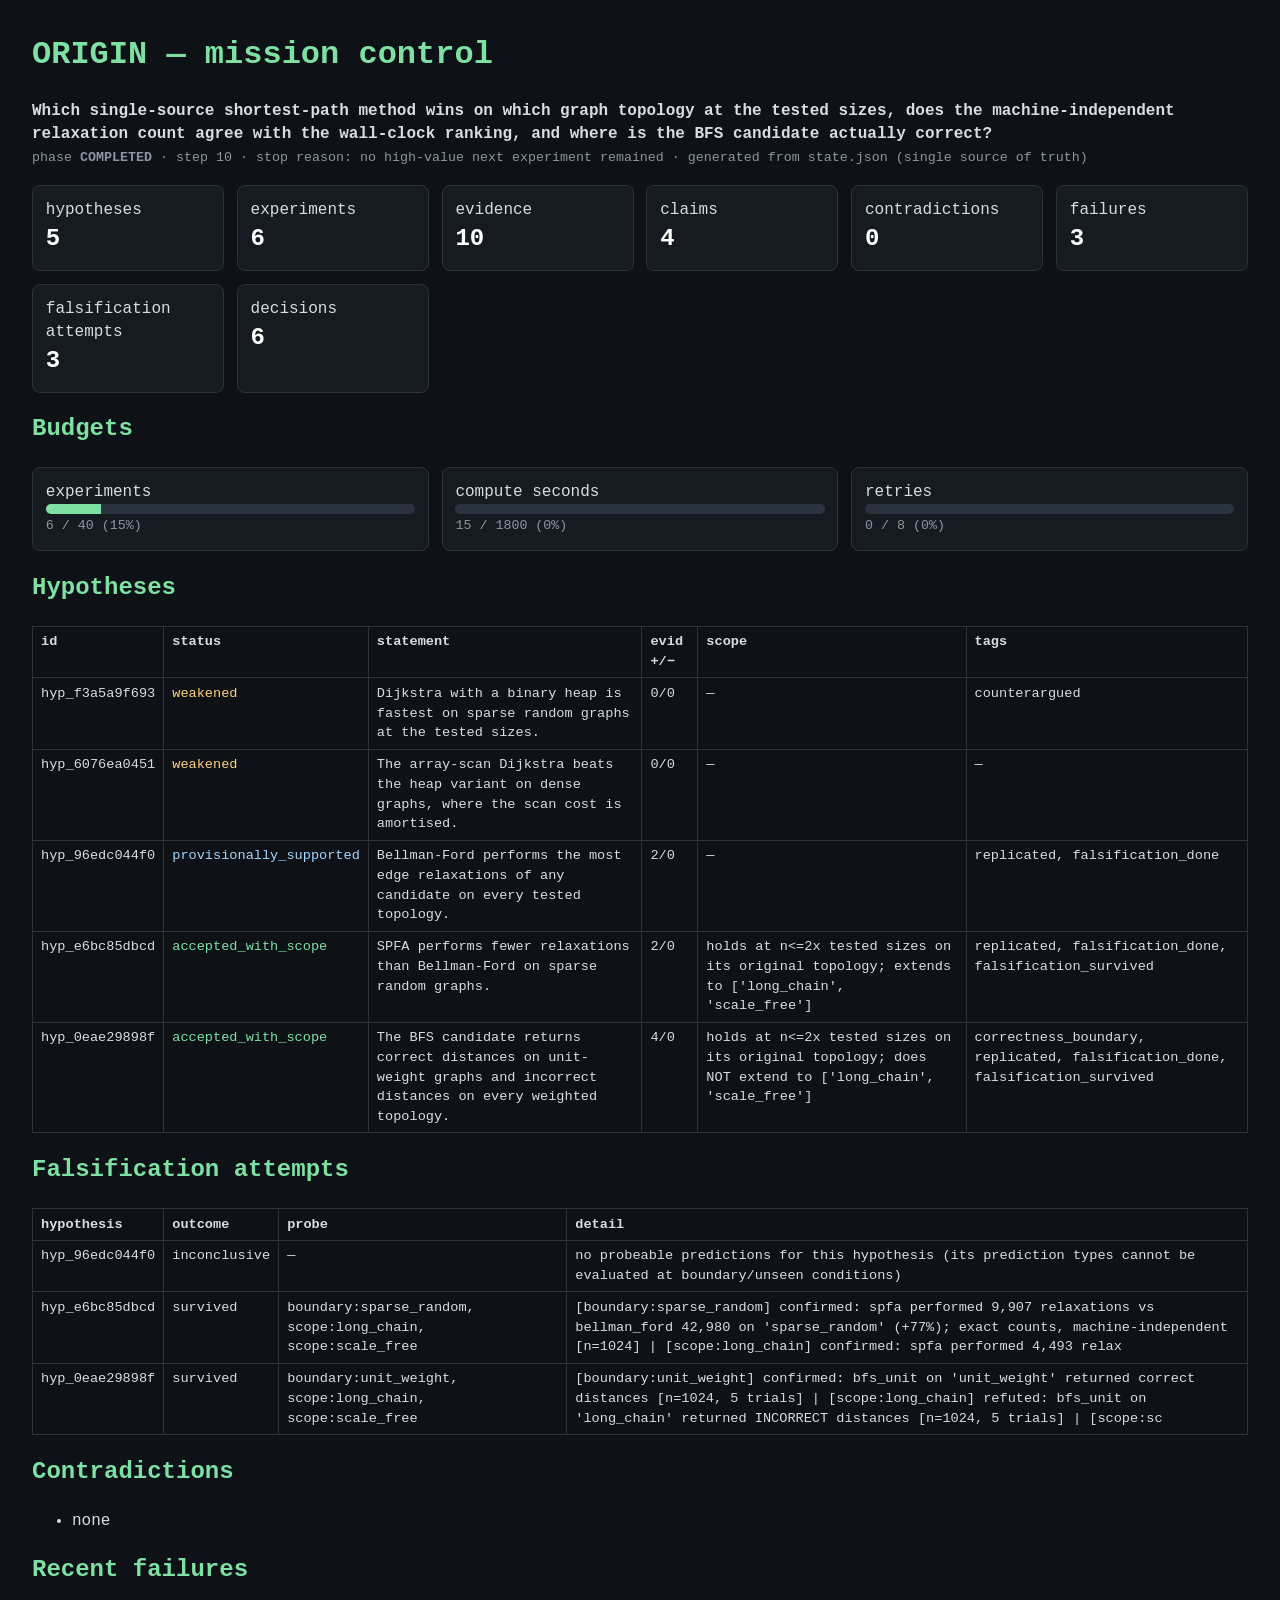
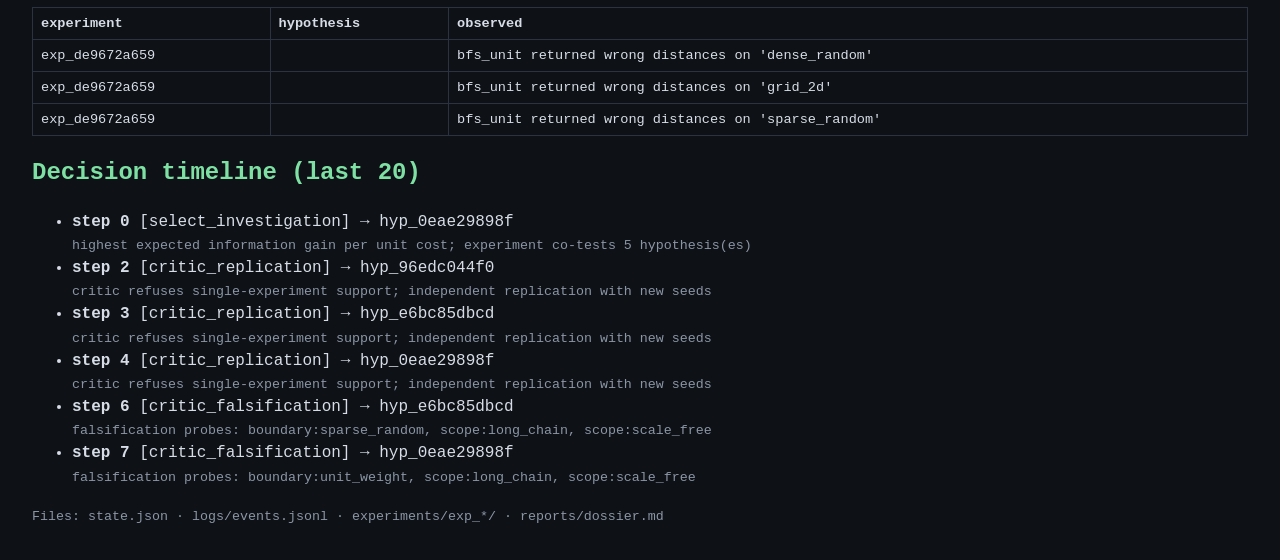
<file: mission_control.html>
<!doctype html><html><head><meta charset='utf-8'>
<title>ORIGIN mission control</title><style>
body{font-family:ui-monospace,Menlo,Consolas,monospace;background:#0e1116;
color:#d7dde6;margin:2rem;line-height:1.45}
h1,h2{color:#7ee0a3;font-weight:600} a{color:#7ab8ff}
.grid{display:grid;grid-template-columns:repeat(auto-fit,minmax(180px,1fr));gap:.8rem}
.card{background:#161b22;border:1px solid #2b3240;border-radius:8px;padding:.8rem}
.card b{font-size:1.5rem;color:#fff}
table{border-collapse:collapse;width:100%;font-size:.85rem}
td,th{border:1px solid #2b3240;padding:.35rem .5rem;text-align:left;vertical-align:top}
.bar{background:#2b3240;height:10px;border-radius:5px;overflow:hidden}
.bar div{background:#7ee0a3;height:100%}
.st.accepted_with_scope{color:#7ee0a3} .st.provisionally_supported{color:#a3d8ff}
.st.rejected{color:#ff8f8f} .st.weakened{color:#ffd27e}
small{color:#8b96a5}</style></head><body>
<h1>ORIGIN — mission control</h1>
<p><b>Which single-source shortest-path method wins on which graph topology at the tested sizes, does the machine-independent relaxation count agree with the wall-clock ranking, and where is the BFS candidate actually correct?</b><br>
<small>phase <b>COMPLETED</b> · step 10 ·
stop reason: no high-value next experiment remained ·
generated from state.json (single source of truth)</small></p>
<div class='grid'>
<div class='card'>hypotheses<br><b>5</b></div>
<div class='card'>experiments<br><b>6</b></div>
<div class='card'>evidence<br><b>10</b></div>
<div class='card'>claims<br><b>4</b></div>
<div class='card'>contradictions<br><b>0</b></div>
<div class='card'>failures<br><b>3</b></div>
<div class='card'>falsification attempts<br><b>3</b></div>
<div class='card'>decisions<br><b>6</b></div>
</div>
<h2>Budgets</h2>
<div class='grid'>
<div class='card'>experiments <div class="bar"><div style="width:15%"></div></div><small>6 / 40 (15%)</small></div>
<div class='card'>compute seconds <div class="bar"><div style="width:0%"></div></div><small>15 / 1800 (0%)</small></div>
<div class='card'>retries <div class="bar"><div style="width:0%"></div></div><small>0 / 8 (0%)</small></div>
</div>
<h2>Hypotheses</h2>
<table><tr><th>id</th><th>status</th><th>statement</th><th>evid +/−</th>
<th>scope</th><th>tags</th></tr><tr><td>hyp_f3a5a9f693</td><td class='st weakened'>weakened</td><td>Dijkstra with a binary heap is fastest on sparse random graphs at the tested sizes.</td><td>0/0</td><td>—</td><td>counterargued</td></tr><tr><td>hyp_6076ea0451</td><td class='st weakened'>weakened</td><td>The array-scan Dijkstra beats the heap variant on dense graphs, where the scan cost is amortised.</td><td>0/0</td><td>—</td><td>—</td></tr><tr><td>hyp_96edc044f0</td><td class='st provisionally_supported'>provisionally_supported</td><td>Bellman-Ford performs the most edge relaxations of any candidate on every tested topology.</td><td>2/0</td><td>—</td><td>replicated, falsification_done</td></tr><tr><td>hyp_e6bc85dbcd</td><td class='st accepted_with_scope'>accepted_with_scope</td><td>SPFA performs fewer relaxations than Bellman-Ford on sparse random graphs.</td><td>2/0</td><td>holds at n&lt;=2x tested sizes on its original topology; extends to [&#x27;long_chain&#x27;, &#x27;scale_free&#x27;]</td><td>replicated, falsification_done, falsification_survived</td></tr><tr><td>hyp_0eae29898f</td><td class='st accepted_with_scope'>accepted_with_scope</td><td>The BFS candidate returns correct distances on unit-weight graphs and incorrect distances on every weighted topology.</td><td>4/0</td><td>holds at n&lt;=2x tested sizes on its original topology; does NOT extend to [&#x27;long_chain&#x27;, &#x27;scale_free&#x27;]</td><td>correctness_boundary, replicated, falsification_done, falsification_survived</td></tr></table>
<h2>Falsification attempts</h2>
<table><tr><th>hypothesis</th><th>outcome</th><th>probe</th><th>detail</th></tr>
<tr><td>hyp_96edc044f0</td><td>inconclusive</td><td>—</td><td>no probeable predictions for this hypothesis (its prediction types cannot be evaluated at boundary/unseen conditions)</td></tr><tr><td>hyp_e6bc85dbcd</td><td>survived</td><td>boundary:sparse_random, scope:long_chain, scope:scale_free</td><td>[boundary:sparse_random] confirmed: spfa performed 9,907 relaxations vs bellman_ford 42,980 on &#x27;sparse_random&#x27; (+77%); exact counts, machine-independent [n=1024] | [scope:long_chain] confirmed: spfa performed 4,493 relax</td></tr><tr><td>hyp_0eae29898f</td><td>survived</td><td>boundary:unit_weight, scope:long_chain, scope:scale_free</td><td>[boundary:unit_weight] confirmed: bfs_unit on &#x27;unit_weight&#x27; returned correct distances [n=1024, 5 trials] | [scope:long_chain] refuted: bfs_unit on &#x27;long_chain&#x27; returned INCORRECT distances [n=1024, 5 trials] | [scope:sc</td></tr></table>
<h2>Contradictions</h2><ul><li>none</li></ul>
<h2>Recent failures</h2>
<table><tr><th>experiment</th><th>hypothesis</th><th>observed</th></tr><tr><td>exp_de9672a659</td><td></td><td>bfs_unit returned wrong distances on &#x27;dense_random&#x27;</td></tr><tr><td>exp_de9672a659</td><td></td><td>bfs_unit returned wrong distances on &#x27;grid_2d&#x27;</td></tr><tr><td>exp_de9672a659</td><td></td><td>bfs_unit returned wrong distances on &#x27;sparse_random&#x27;</td></tr></table>
<h2>Decision timeline (last 20)</h2><ul><li><b>step 0</b> [select_investigation] → hyp_0eae29898f<br><small>highest expected information gain per unit cost; experiment co-tests 5 hypothesis(es)</small></li><li><b>step 2</b> [critic_replication] → hyp_96edc044f0<br><small>critic refuses single-experiment support; independent replication with new seeds</small></li><li><b>step 3</b> [critic_replication] → hyp_e6bc85dbcd<br><small>critic refuses single-experiment support; independent replication with new seeds</small></li><li><b>step 4</b> [critic_replication] → hyp_0eae29898f<br><small>critic refuses single-experiment support; independent replication with new seeds</small></li><li><b>step 6</b> [critic_falsification] → hyp_e6bc85dbcd<br><small>falsification probes: boundary:sparse_random, scope:long_chain, scope:scale_free</small></li><li><b>step 7</b> [critic_falsification] → hyp_0eae29898f<br><small>falsification probes: boundary:unit_weight, scope:long_chain, scope:scale_free</small></li></ul>
<p><small>Files: state.json · logs/events.jsonl · experiments/exp_*/ ·
reports/dossier.md</small></p></body></html>
</file>
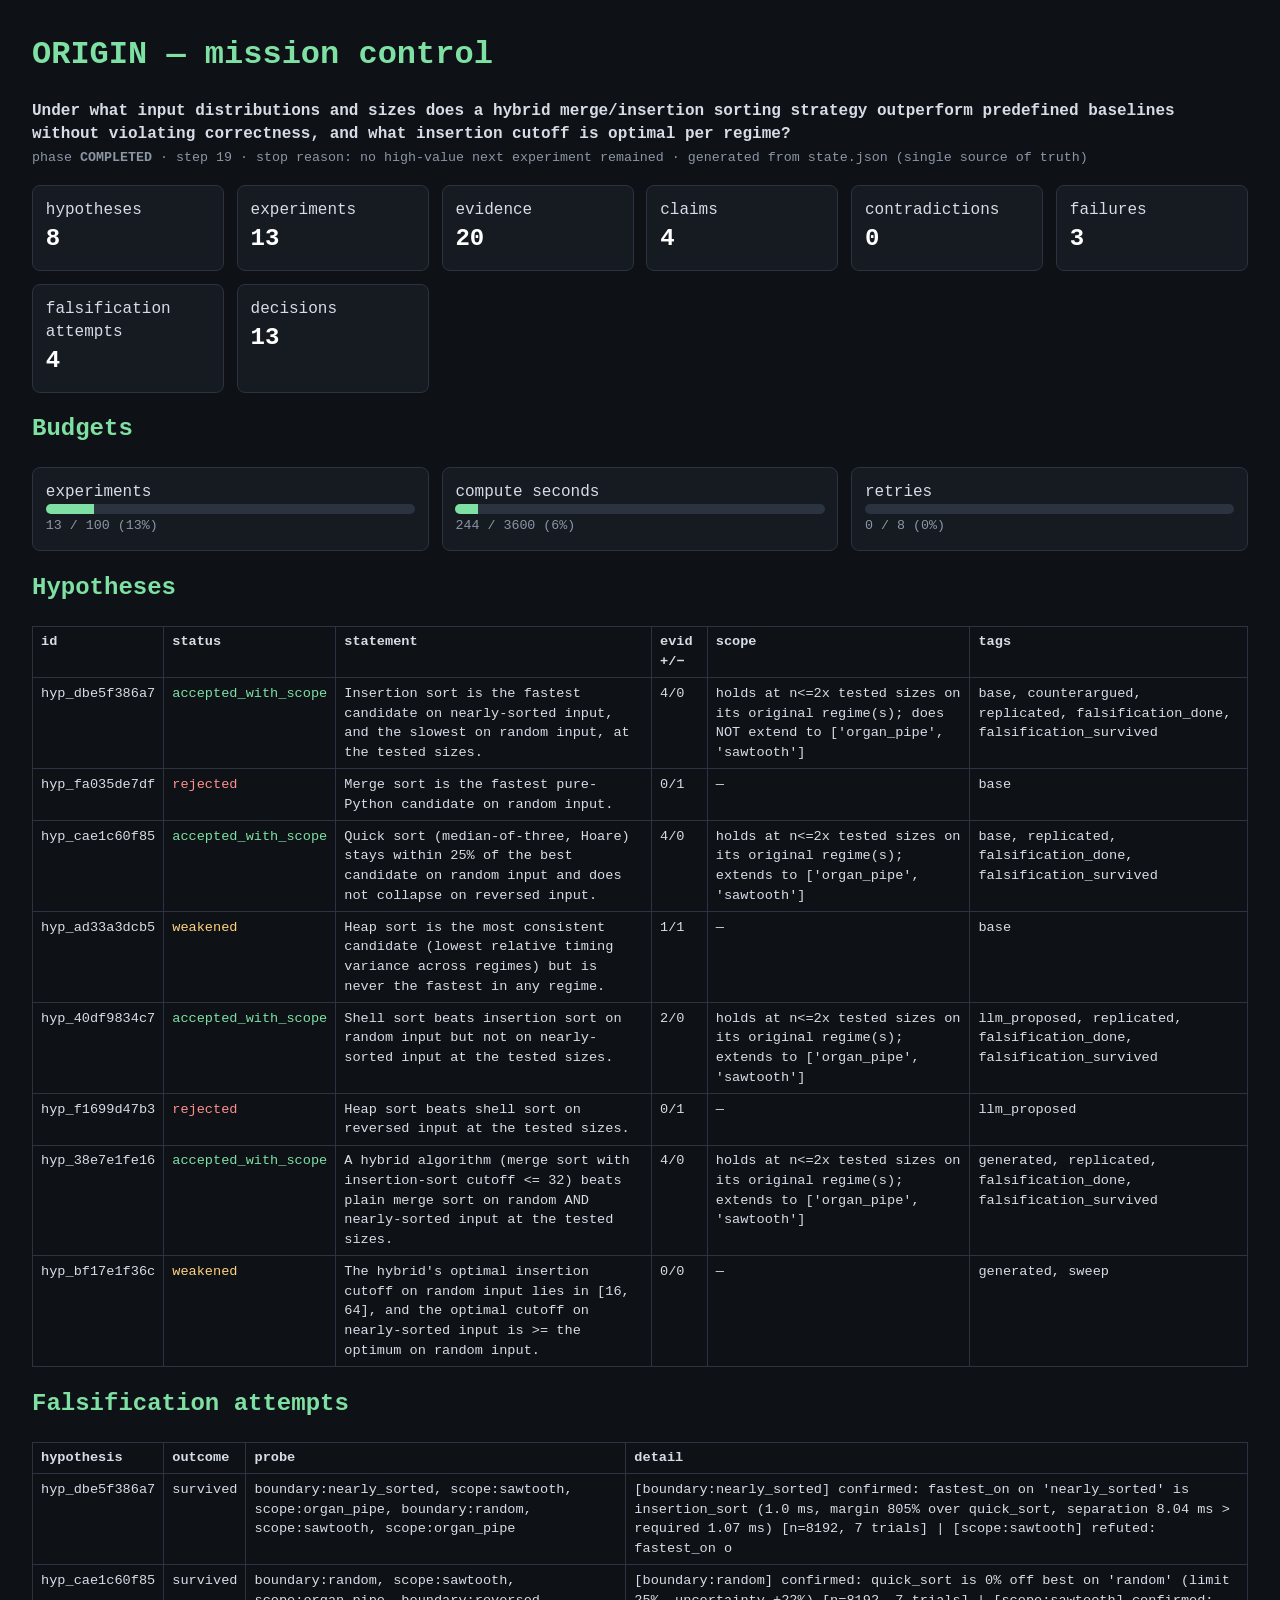
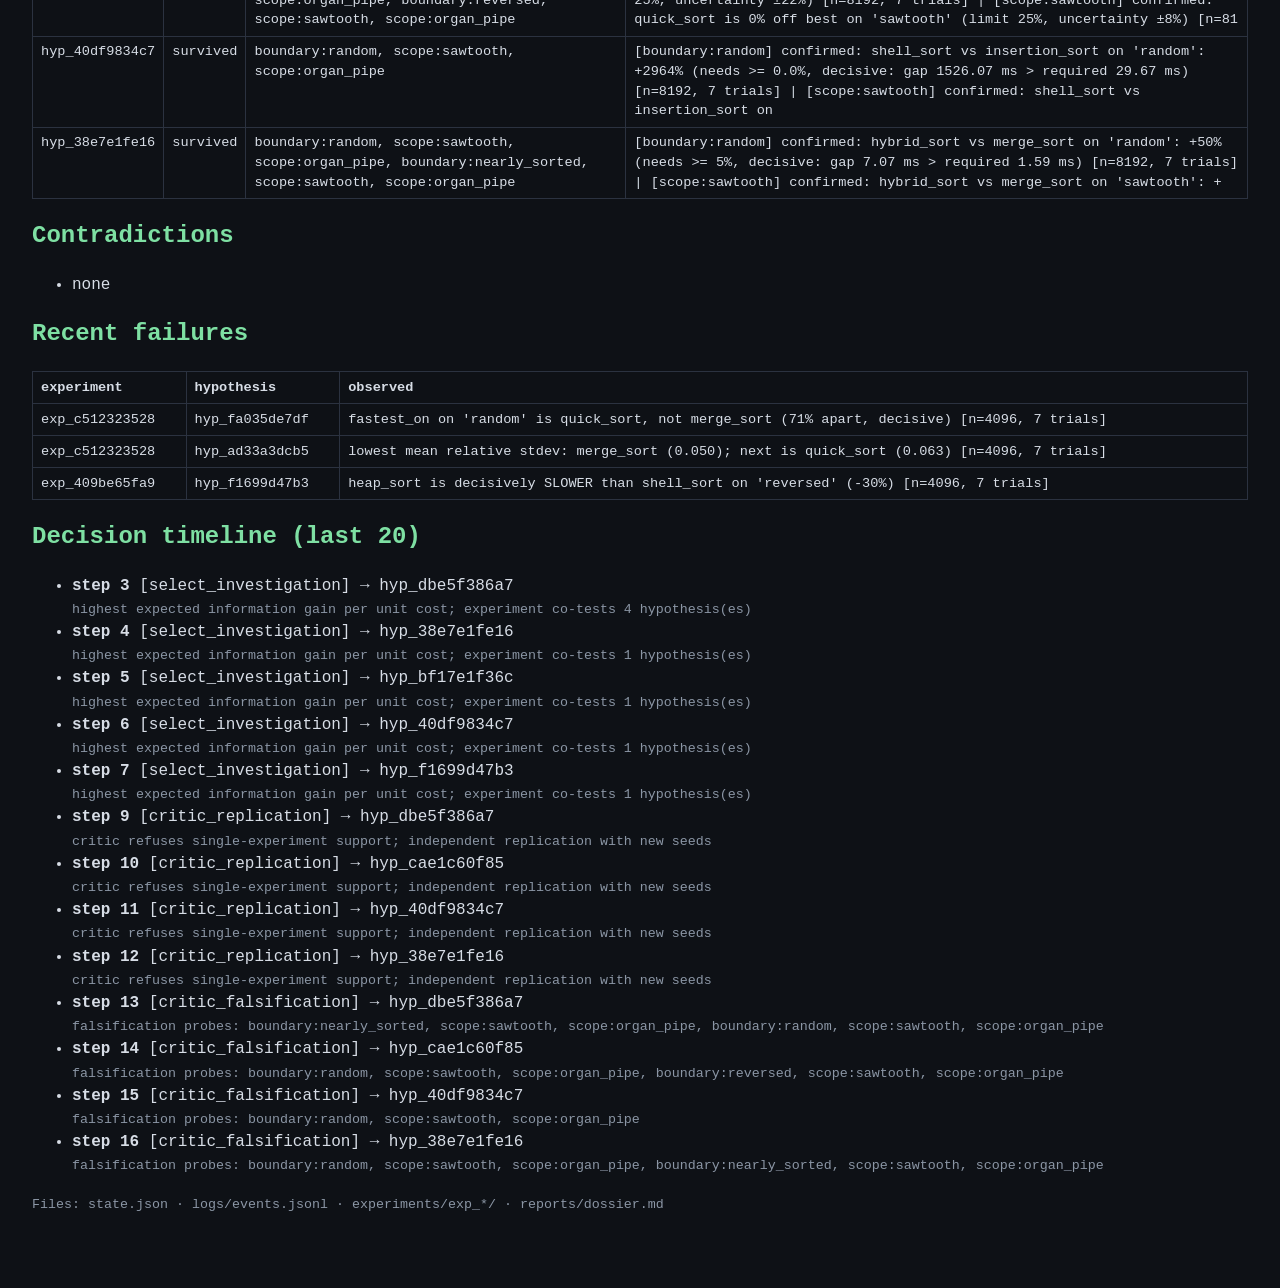
<file: examples/flagship_run/reports/mission_control.html>
<!doctype html><html><head><meta charset='utf-8'>
<title>ORIGIN mission control</title><style>
body{font-family:ui-monospace,Menlo,Consolas,monospace;background:#0e1116;
color:#d7dde6;margin:2rem;line-height:1.45}
h1,h2{color:#7ee0a3;font-weight:600} a{color:#7ab8ff}
.grid{display:grid;grid-template-columns:repeat(auto-fit,minmax(180px,1fr));gap:.8rem}
.card{background:#161b22;border:1px solid #2b3240;border-radius:8px;padding:.8rem}
.card b{font-size:1.5rem;color:#fff}
table{border-collapse:collapse;width:100%;font-size:.85rem}
td,th{border:1px solid #2b3240;padding:.35rem .5rem;text-align:left;vertical-align:top}
.bar{background:#2b3240;height:10px;border-radius:5px;overflow:hidden}
.bar div{background:#7ee0a3;height:100%}
.st.accepted_with_scope{color:#7ee0a3} .st.provisionally_supported{color:#a3d8ff}
.st.rejected{color:#ff8f8f} .st.weakened{color:#ffd27e}
small{color:#8b96a5}</style></head><body>
<h1>ORIGIN — mission control</h1>
<p><b>Under what input distributions and sizes does a hybrid merge/insertion sorting strategy outperform predefined baselines without violating correctness, and what insertion cutoff is optimal per regime?</b><br>
<small>phase <b>COMPLETED</b> · step 19 ·
stop reason: no high-value next experiment remained ·
generated from state.json (single source of truth)</small></p>
<div class='grid'>
<div class='card'>hypotheses<br><b>8</b></div>
<div class='card'>experiments<br><b>13</b></div>
<div class='card'>evidence<br><b>20</b></div>
<div class='card'>claims<br><b>4</b></div>
<div class='card'>contradictions<br><b>0</b></div>
<div class='card'>failures<br><b>3</b></div>
<div class='card'>falsification attempts<br><b>4</b></div>
<div class='card'>decisions<br><b>13</b></div>
</div>
<h2>Budgets</h2>
<div class='grid'>
<div class='card'>experiments <div class="bar"><div style="width:13%"></div></div><small>13 / 100 (13%)</small></div>
<div class='card'>compute seconds <div class="bar"><div style="width:6%"></div></div><small>244 / 3600 (6%)</small></div>
<div class='card'>retries <div class="bar"><div style="width:0%"></div></div><small>0 / 8 (0%)</small></div>
</div>
<h2>Hypotheses</h2>
<table><tr><th>id</th><th>status</th><th>statement</th><th>evid +/−</th>
<th>scope</th><th>tags</th></tr><tr><td>hyp_dbe5f386a7</td><td class='st accepted_with_scope'>accepted_with_scope</td><td>Insertion sort is the fastest candidate on nearly-sorted input, and the slowest on random input, at the tested sizes.</td><td>4/0</td><td>holds at n&lt;=2x tested sizes on its original regime(s); does NOT extend to [&#x27;organ_pipe&#x27;, &#x27;sawtooth&#x27;]</td><td>base, counterargued, replicated, falsification_done, falsification_survived</td></tr><tr><td>hyp_fa035de7df</td><td class='st rejected'>rejected</td><td>Merge sort is the fastest pure-Python candidate on random input.</td><td>0/1</td><td>—</td><td>base</td></tr><tr><td>hyp_cae1c60f85</td><td class='st accepted_with_scope'>accepted_with_scope</td><td>Quick sort (median-of-three, Hoare) stays within 25% of the best candidate on random input and does not collapse on reversed input.</td><td>4/0</td><td>holds at n&lt;=2x tested sizes on its original regime(s); extends to [&#x27;organ_pipe&#x27;, &#x27;sawtooth&#x27;]</td><td>base, replicated, falsification_done, falsification_survived</td></tr><tr><td>hyp_ad33a3dcb5</td><td class='st weakened'>weakened</td><td>Heap sort is the most consistent candidate (lowest relative timing variance across regimes) but is never the fastest in any regime.</td><td>1/1</td><td>—</td><td>base</td></tr><tr><td>hyp_40df9834c7</td><td class='st accepted_with_scope'>accepted_with_scope</td><td>Shell sort beats insertion sort on random input but not on nearly-sorted input at the tested sizes.</td><td>2/0</td><td>holds at n&lt;=2x tested sizes on its original regime(s); extends to [&#x27;organ_pipe&#x27;, &#x27;sawtooth&#x27;]</td><td>llm_proposed, replicated, falsification_done, falsification_survived</td></tr><tr><td>hyp_f1699d47b3</td><td class='st rejected'>rejected</td><td>Heap sort beats shell sort on reversed input at the tested sizes.</td><td>0/1</td><td>—</td><td>llm_proposed</td></tr><tr><td>hyp_38e7e1fe16</td><td class='st accepted_with_scope'>accepted_with_scope</td><td>A hybrid algorithm (merge sort with insertion-sort cutoff &lt;= 32) beats plain merge sort on random AND nearly-sorted input at the tested sizes.</td><td>4/0</td><td>holds at n&lt;=2x tested sizes on its original regime(s); extends to [&#x27;organ_pipe&#x27;, &#x27;sawtooth&#x27;]</td><td>generated, replicated, falsification_done, falsification_survived</td></tr><tr><td>hyp_bf17e1f36c</td><td class='st weakened'>weakened</td><td>The hybrid&#x27;s optimal insertion cutoff on random input lies in [16, 64], and the optimal cutoff on nearly-sorted input is &gt;= the optimum on random input.</td><td>0/0</td><td>—</td><td>generated, sweep</td></tr></table>
<h2>Falsification attempts</h2>
<table><tr><th>hypothesis</th><th>outcome</th><th>probe</th><th>detail</th></tr>
<tr><td>hyp_dbe5f386a7</td><td>survived</td><td>boundary:nearly_sorted, scope:sawtooth, scope:organ_pipe, boundary:random, scope:sawtooth, scope:organ_pipe</td><td>[boundary:nearly_sorted] confirmed: fastest_on on &#x27;nearly_sorted&#x27; is insertion_sort (1.0 ms, margin 805% over quick_sort, separation 8.04 ms &gt; required 1.07 ms) [n=8192, 7 trials] | [scope:sawtooth] refuted: fastest_on o</td></tr><tr><td>hyp_cae1c60f85</td><td>survived</td><td>boundary:random, scope:sawtooth, scope:organ_pipe, boundary:reversed, scope:sawtooth, scope:organ_pipe</td><td>[boundary:random] confirmed: quick_sort is 0% off best on &#x27;random&#x27; (limit 25%, uncertainty ±22%) [n=8192, 7 trials] | [scope:sawtooth] confirmed: quick_sort is 0% off best on &#x27;sawtooth&#x27; (limit 25%, uncertainty ±8%) [n=81</td></tr><tr><td>hyp_40df9834c7</td><td>survived</td><td>boundary:random, scope:sawtooth, scope:organ_pipe</td><td>[boundary:random] confirmed: shell_sort vs insertion_sort on &#x27;random&#x27;: +2964% (needs &gt;= 0.0%, decisive: gap 1526.07 ms &gt; required 29.67 ms) [n=8192, 7 trials] | [scope:sawtooth] confirmed: shell_sort vs insertion_sort on</td></tr><tr><td>hyp_38e7e1fe16</td><td>survived</td><td>boundary:random, scope:sawtooth, scope:organ_pipe, boundary:nearly_sorted, scope:sawtooth, scope:organ_pipe</td><td>[boundary:random] confirmed: hybrid_sort vs merge_sort on &#x27;random&#x27;: +50% (needs &gt;= 5%, decisive: gap 7.07 ms &gt; required 1.59 ms) [n=8192, 7 trials] | [scope:sawtooth] confirmed: hybrid_sort vs merge_sort on &#x27;sawtooth&#x27;: +</td></tr></table>
<h2>Contradictions</h2><ul><li>none</li></ul>
<h2>Recent failures</h2>
<table><tr><th>experiment</th><th>hypothesis</th><th>observed</th></tr><tr><td>exp_c512323528</td><td>hyp_fa035de7df</td><td>fastest_on on &#x27;random&#x27; is quick_sort, not merge_sort (71% apart, decisive) [n=4096, 7 trials]</td></tr><tr><td>exp_c512323528</td><td>hyp_ad33a3dcb5</td><td>lowest mean relative stdev: merge_sort (0.050); next is quick_sort (0.063) [n=4096, 7 trials]</td></tr><tr><td>exp_409be65fa9</td><td>hyp_f1699d47b3</td><td>heap_sort is decisively SLOWER than shell_sort on &#x27;reversed&#x27; (-30%) [n=4096, 7 trials]</td></tr></table>
<h2>Decision timeline (last 20)</h2><ul><li><b>step 3</b> [select_investigation] → hyp_dbe5f386a7<br><small>highest expected information gain per unit cost; experiment co-tests 4 hypothesis(es)</small></li><li><b>step 4</b> [select_investigation] → hyp_38e7e1fe16<br><small>highest expected information gain per unit cost; experiment co-tests 1 hypothesis(es)</small></li><li><b>step 5</b> [select_investigation] → hyp_bf17e1f36c<br><small>highest expected information gain per unit cost; experiment co-tests 1 hypothesis(es)</small></li><li><b>step 6</b> [select_investigation] → hyp_40df9834c7<br><small>highest expected information gain per unit cost; experiment co-tests 1 hypothesis(es)</small></li><li><b>step 7</b> [select_investigation] → hyp_f1699d47b3<br><small>highest expected information gain per unit cost; experiment co-tests 1 hypothesis(es)</small></li><li><b>step 9</b> [critic_replication] → hyp_dbe5f386a7<br><small>critic refuses single-experiment support; independent replication with new seeds</small></li><li><b>step 10</b> [critic_replication] → hyp_cae1c60f85<br><small>critic refuses single-experiment support; independent replication with new seeds</small></li><li><b>step 11</b> [critic_replication] → hyp_40df9834c7<br><small>critic refuses single-experiment support; independent replication with new seeds</small></li><li><b>step 12</b> [critic_replication] → hyp_38e7e1fe16<br><small>critic refuses single-experiment support; independent replication with new seeds</small></li><li><b>step 13</b> [critic_falsification] → hyp_dbe5f386a7<br><small>falsification probes: boundary:nearly_sorted, scope:sawtooth, scope:organ_pipe, boundary:random, scope:sawtooth, scope:organ_pipe</small></li><li><b>step 14</b> [critic_falsification] → hyp_cae1c60f85<br><small>falsification probes: boundary:random, scope:sawtooth, scope:organ_pipe, boundary:reversed, scope:sawtooth, scope:organ_pipe</small></li><li><b>step 15</b> [critic_falsification] → hyp_40df9834c7<br><small>falsification probes: boundary:random, scope:sawtooth, scope:organ_pipe</small></li><li><b>step 16</b> [critic_falsification] → hyp_38e7e1fe16<br><small>falsification probes: boundary:random, scope:sawtooth, scope:organ_pipe, boundary:nearly_sorted, scope:sawtooth, scope:organ_pipe</small></li></ul>
<p><small>Files: state.json · logs/events.jsonl · experiments/exp_*/ ·
reports/dossier.md</small></p></body></html>
</file>
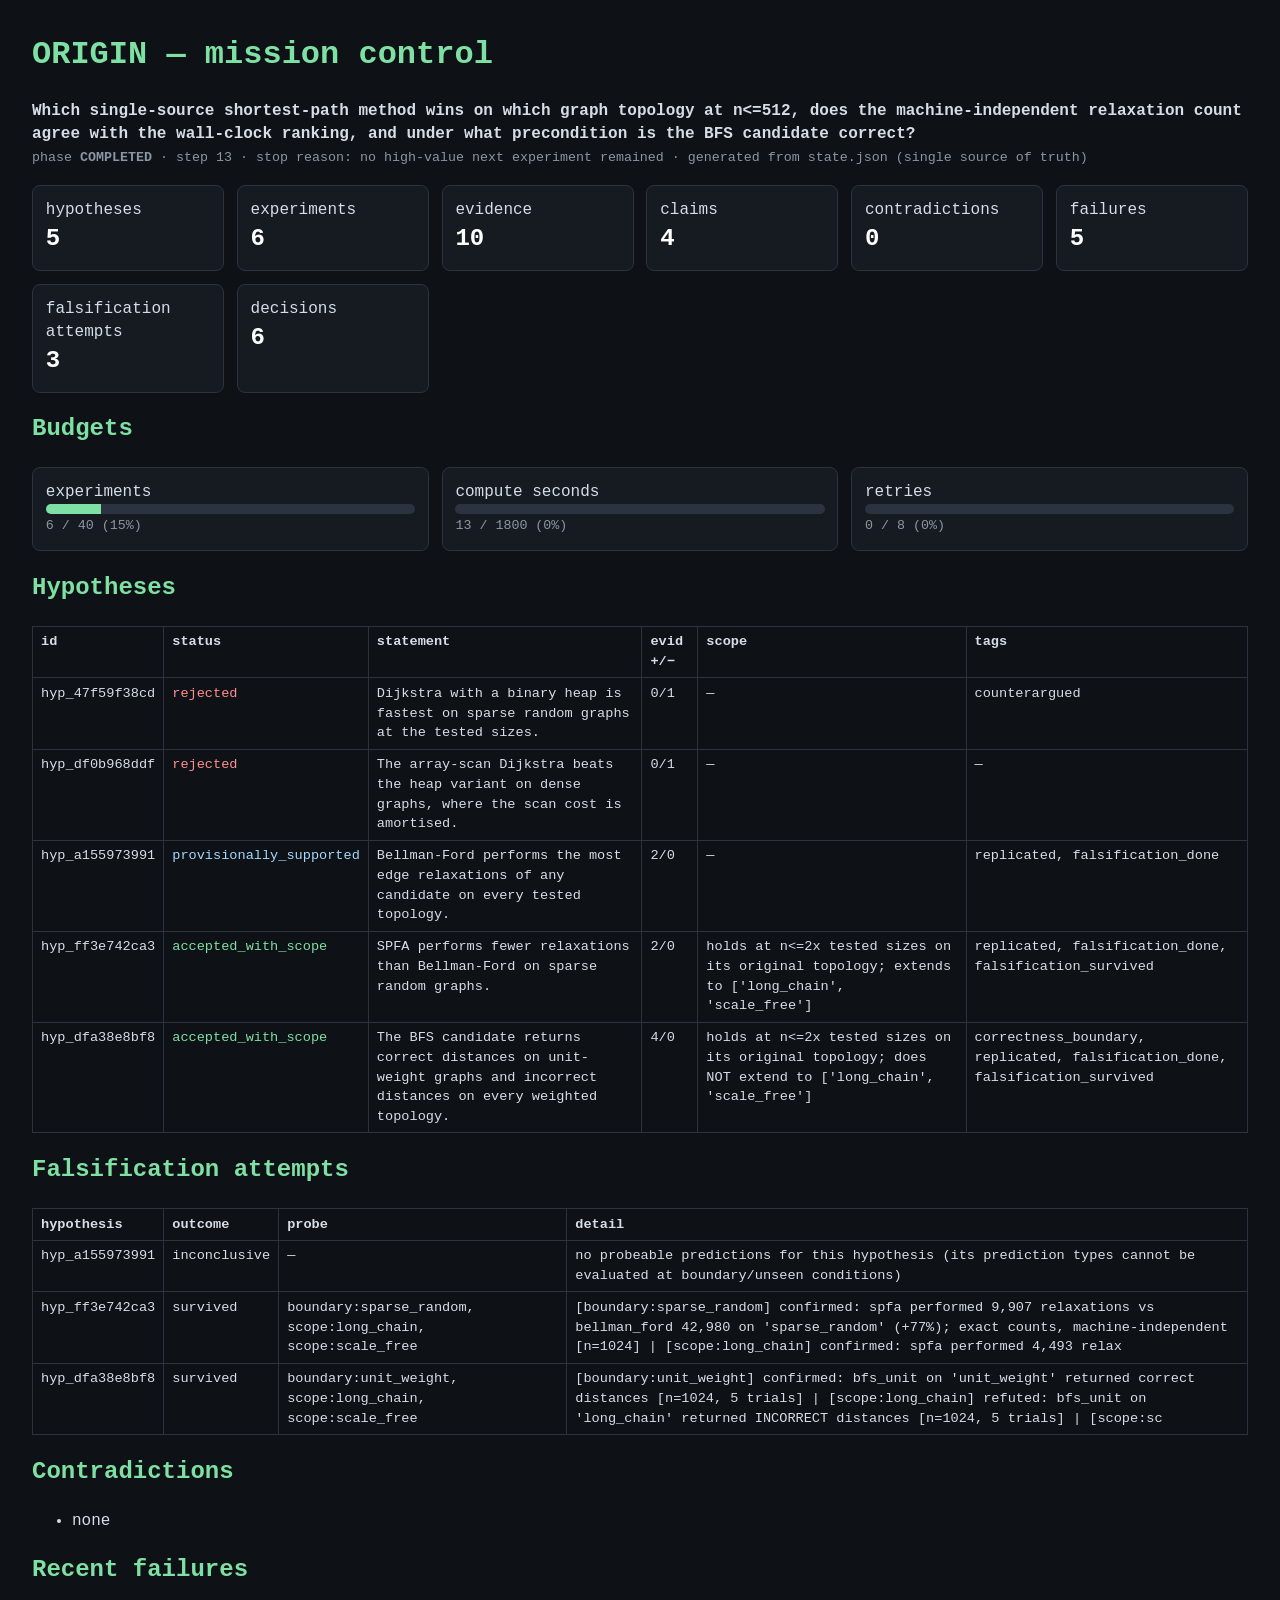
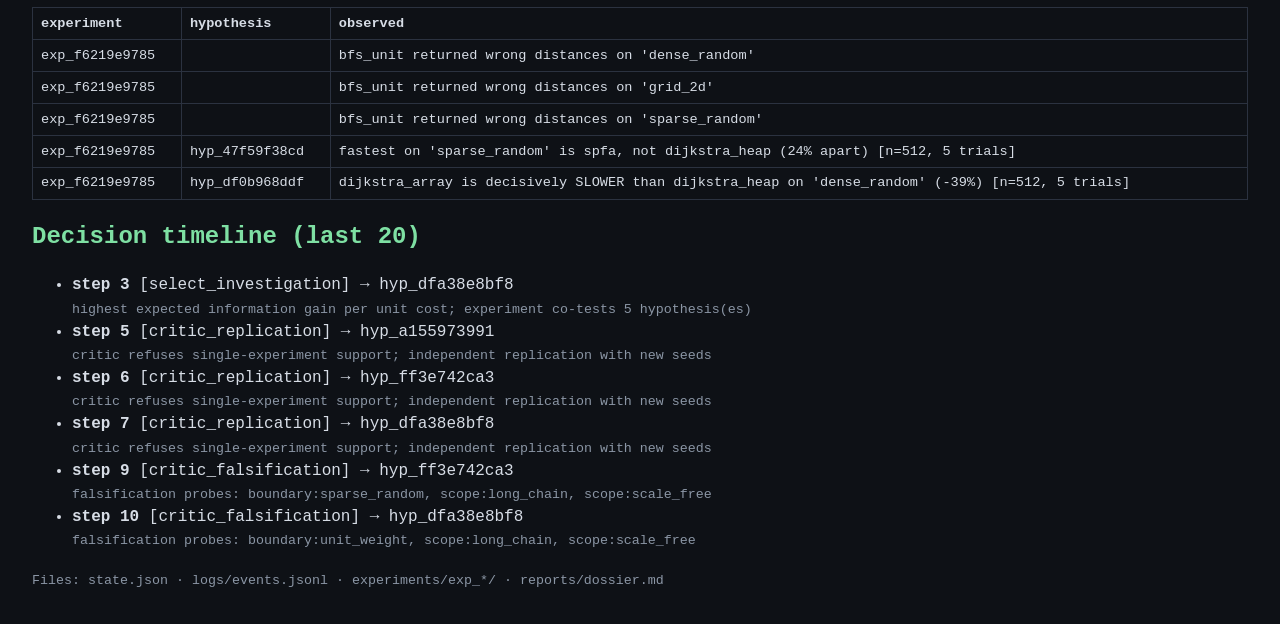
<file: examples/final_flagship_mission/origin_full/reports/mission_control.html>
<!doctype html><html><head><meta charset='utf-8'>
<title>ORIGIN mission control</title><style>
body{font-family:ui-monospace,Menlo,Consolas,monospace;background:#0e1116;
color:#d7dde6;margin:2rem;line-height:1.45}
h1,h2{color:#7ee0a3;font-weight:600} a{color:#7ab8ff}
.grid{display:grid;grid-template-columns:repeat(auto-fit,minmax(180px,1fr));gap:.8rem}
.card{background:#161b22;border:1px solid #2b3240;border-radius:8px;padding:.8rem}
.card b{font-size:1.5rem;color:#fff}
table{border-collapse:collapse;width:100%;font-size:.85rem}
td,th{border:1px solid #2b3240;padding:.35rem .5rem;text-align:left;vertical-align:top}
.bar{background:#2b3240;height:10px;border-radius:5px;overflow:hidden}
.bar div{background:#7ee0a3;height:100%}
.st.accepted_with_scope{color:#7ee0a3} .st.provisionally_supported{color:#a3d8ff}
.st.rejected{color:#ff8f8f} .st.weakened{color:#ffd27e}
small{color:#8b96a5}</style></head><body>
<h1>ORIGIN — mission control</h1>
<p><b>Which single-source shortest-path method wins on which graph topology at n&lt;=512, does the machine-independent relaxation count agree with the wall-clock ranking, and under what precondition is the BFS candidate correct?</b><br>
<small>phase <b>COMPLETED</b> · step 13 ·
stop reason: no high-value next experiment remained ·
generated from state.json (single source of truth)</small></p>
<div class='grid'>
<div class='card'>hypotheses<br><b>5</b></div>
<div class='card'>experiments<br><b>6</b></div>
<div class='card'>evidence<br><b>10</b></div>
<div class='card'>claims<br><b>4</b></div>
<div class='card'>contradictions<br><b>0</b></div>
<div class='card'>failures<br><b>5</b></div>
<div class='card'>falsification attempts<br><b>3</b></div>
<div class='card'>decisions<br><b>6</b></div>
</div>
<h2>Budgets</h2>
<div class='grid'>
<div class='card'>experiments <div class="bar"><div style="width:15%"></div></div><small>6 / 40 (15%)</small></div>
<div class='card'>compute seconds <div class="bar"><div style="width:0%"></div></div><small>13 / 1800 (0%)</small></div>
<div class='card'>retries <div class="bar"><div style="width:0%"></div></div><small>0 / 8 (0%)</small></div>
</div>
<h2>Hypotheses</h2>
<table><tr><th>id</th><th>status</th><th>statement</th><th>evid +/−</th>
<th>scope</th><th>tags</th></tr><tr><td>hyp_47f59f38cd</td><td class='st rejected'>rejected</td><td>Dijkstra with a binary heap is fastest on sparse random graphs at the tested sizes.</td><td>0/1</td><td>—</td><td>counterargued</td></tr><tr><td>hyp_df0b968ddf</td><td class='st rejected'>rejected</td><td>The array-scan Dijkstra beats the heap variant on dense graphs, where the scan cost is amortised.</td><td>0/1</td><td>—</td><td>—</td></tr><tr><td>hyp_a155973991</td><td class='st provisionally_supported'>provisionally_supported</td><td>Bellman-Ford performs the most edge relaxations of any candidate on every tested topology.</td><td>2/0</td><td>—</td><td>replicated, falsification_done</td></tr><tr><td>hyp_ff3e742ca3</td><td class='st accepted_with_scope'>accepted_with_scope</td><td>SPFA performs fewer relaxations than Bellman-Ford on sparse random graphs.</td><td>2/0</td><td>holds at n&lt;=2x tested sizes on its original topology; extends to [&#x27;long_chain&#x27;, &#x27;scale_free&#x27;]</td><td>replicated, falsification_done, falsification_survived</td></tr><tr><td>hyp_dfa38e8bf8</td><td class='st accepted_with_scope'>accepted_with_scope</td><td>The BFS candidate returns correct distances on unit-weight graphs and incorrect distances on every weighted topology.</td><td>4/0</td><td>holds at n&lt;=2x tested sizes on its original topology; does NOT extend to [&#x27;long_chain&#x27;, &#x27;scale_free&#x27;]</td><td>correctness_boundary, replicated, falsification_done, falsification_survived</td></tr></table>
<h2>Falsification attempts</h2>
<table><tr><th>hypothesis</th><th>outcome</th><th>probe</th><th>detail</th></tr>
<tr><td>hyp_a155973991</td><td>inconclusive</td><td>—</td><td>no probeable predictions for this hypothesis (its prediction types cannot be evaluated at boundary/unseen conditions)</td></tr><tr><td>hyp_ff3e742ca3</td><td>survived</td><td>boundary:sparse_random, scope:long_chain, scope:scale_free</td><td>[boundary:sparse_random] confirmed: spfa performed 9,907 relaxations vs bellman_ford 42,980 on &#x27;sparse_random&#x27; (+77%); exact counts, machine-independent [n=1024] | [scope:long_chain] confirmed: spfa performed 4,493 relax</td></tr><tr><td>hyp_dfa38e8bf8</td><td>survived</td><td>boundary:unit_weight, scope:long_chain, scope:scale_free</td><td>[boundary:unit_weight] confirmed: bfs_unit on &#x27;unit_weight&#x27; returned correct distances [n=1024, 5 trials] | [scope:long_chain] refuted: bfs_unit on &#x27;long_chain&#x27; returned INCORRECT distances [n=1024, 5 trials] | [scope:sc</td></tr></table>
<h2>Contradictions</h2><ul><li>none</li></ul>
<h2>Recent failures</h2>
<table><tr><th>experiment</th><th>hypothesis</th><th>observed</th></tr><tr><td>exp_f6219e9785</td><td></td><td>bfs_unit returned wrong distances on &#x27;dense_random&#x27;</td></tr><tr><td>exp_f6219e9785</td><td></td><td>bfs_unit returned wrong distances on &#x27;grid_2d&#x27;</td></tr><tr><td>exp_f6219e9785</td><td></td><td>bfs_unit returned wrong distances on &#x27;sparse_random&#x27;</td></tr><tr><td>exp_f6219e9785</td><td>hyp_47f59f38cd</td><td>fastest on &#x27;sparse_random&#x27; is spfa, not dijkstra_heap (24% apart) [n=512, 5 trials]</td></tr><tr><td>exp_f6219e9785</td><td>hyp_df0b968ddf</td><td>dijkstra_array is decisively SLOWER than dijkstra_heap on &#x27;dense_random&#x27; (-39%) [n=512, 5 trials]</td></tr></table>
<h2>Decision timeline (last 20)</h2><ul><li><b>step 3</b> [select_investigation] → hyp_dfa38e8bf8<br><small>highest expected information gain per unit cost; experiment co-tests 5 hypothesis(es)</small></li><li><b>step 5</b> [critic_replication] → hyp_a155973991<br><small>critic refuses single-experiment support; independent replication with new seeds</small></li><li><b>step 6</b> [critic_replication] → hyp_ff3e742ca3<br><small>critic refuses single-experiment support; independent replication with new seeds</small></li><li><b>step 7</b> [critic_replication] → hyp_dfa38e8bf8<br><small>critic refuses single-experiment support; independent replication with new seeds</small></li><li><b>step 9</b> [critic_falsification] → hyp_ff3e742ca3<br><small>falsification probes: boundary:sparse_random, scope:long_chain, scope:scale_free</small></li><li><b>step 10</b> [critic_falsification] → hyp_dfa38e8bf8<br><small>falsification probes: boundary:unit_weight, scope:long_chain, scope:scale_free</small></li></ul>
<p><small>Files: state.json · logs/events.jsonl · experiments/exp_*/ ·
reports/dossier.md</small></p></body></html>
</file>
